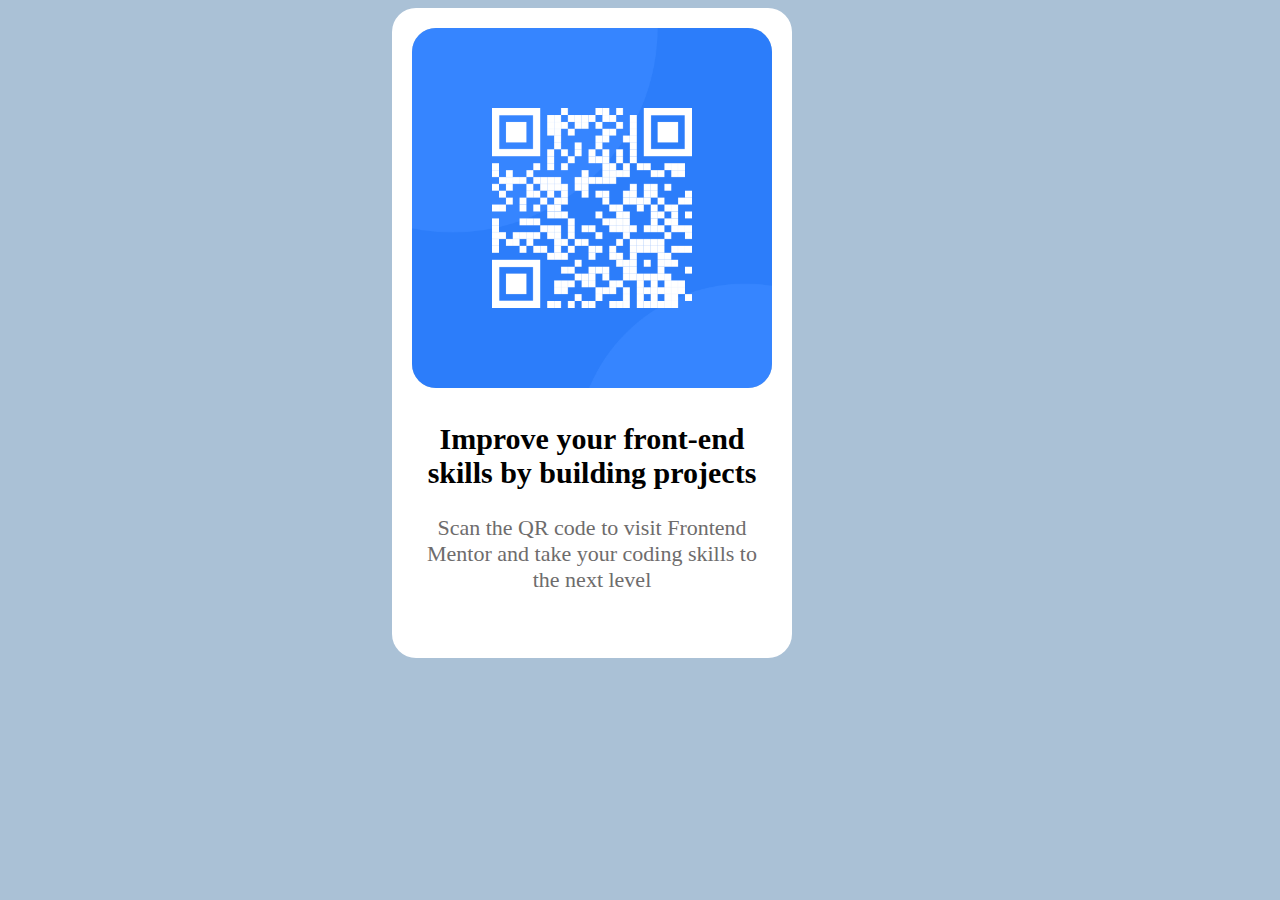
<file: task02/QR.kod.html>
<!DOCTYPE html>
<html lang="en">
<head>
    <meta charset="UTF-8">
    <meta http-equiv="X-UA-Compatible" content="IE=edge">
    <meta name="viewport" content="width=device-width, initial-scale=1.0">
    <title>QR.kod</title>
    <link rel="stylesheet" href="style.css">
</head>
<body>
    <img src="image-qr-code.png" alt="image-qr-code.png">
   <h1> Improve your front-end skills by building projects</h1>

   

 <p> Scan the QR code to visit Frontend Mentor and take your coding skills to the next level</p>
  
</body>
</html>
</file>
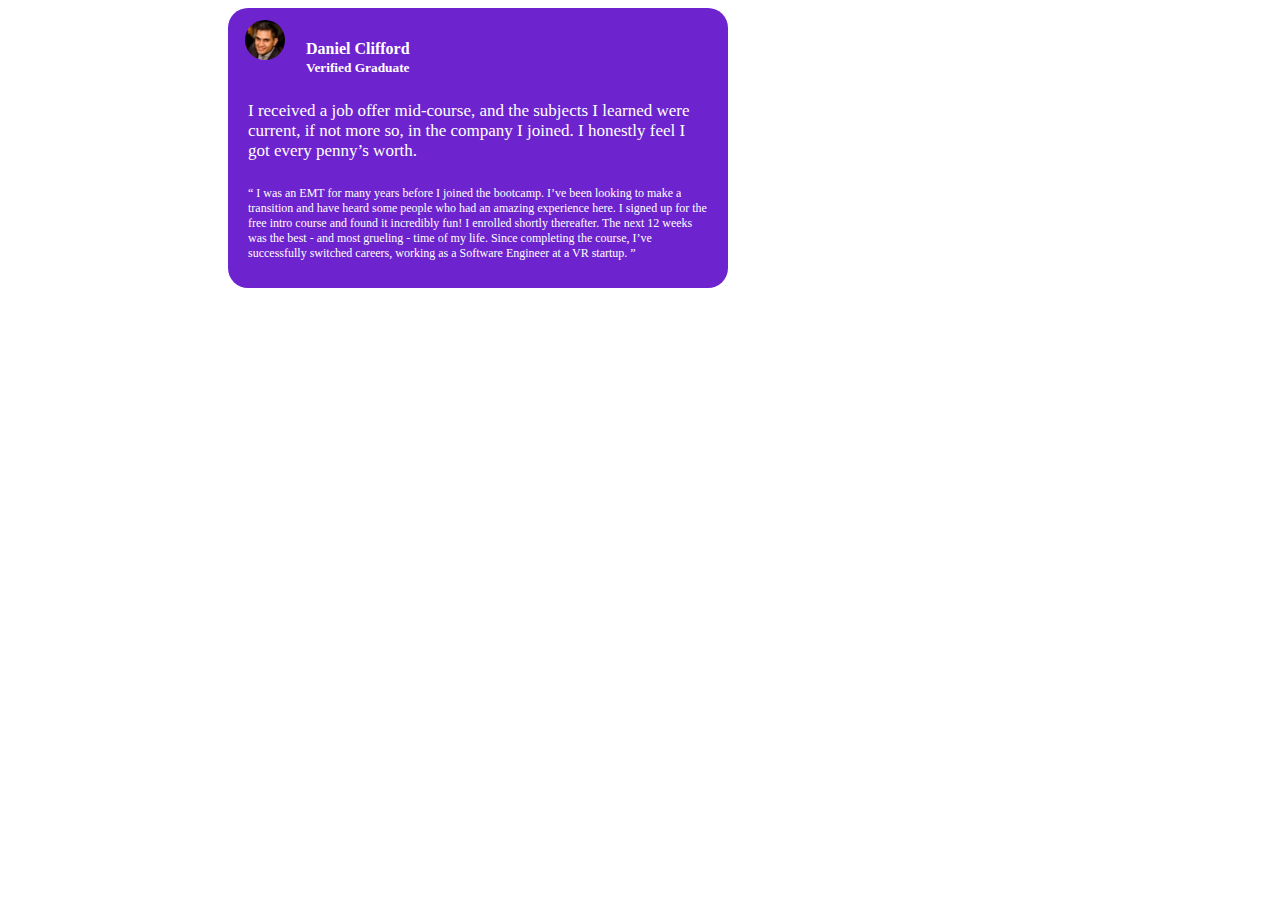
<file: task04/calass.html>
<!DOCTYPE html>
<html lang="en">
<head>
    <meta charset="UTF-8">
    <meta http-equiv="X-UA-Compatible" content="IE=edge">
    <meta name="viewport" content="width=device-width, initial-scale=1.0">
    <title>class</title>
</head>
<link rel="stylesheet" href="style.css">
<body>

    <section>
        <div class="daiel">

    <img src="./image-daniel.jpg" alt="/image-daniel.jpg">
    

<b>Daniel Clifford <br> <small> Verified Graduate</small></b>
            <p>

                I received a job offer mid-course, and the subjects I learned were current, if not more so, 
                in the company I joined. I honestly feel I got every penny’s worth.
              
            </p>
            <p class="nuhu">
             
                “ I was an EMT for many years before I joined the bootcamp. I’ve been looking to make a 
                transition and have heard some people who had an amazing experience here. I signed up 
                for the free intro course and found it incredibly fun! I enrolled shortly thereafter. 
                The next 12 weeks was the best - and most grueling - time of my life. Since completing 
                the course, I’ve successfully switched careers, working as a Software Engineer at a VR startup. ” 
            </p>
        </div>
    </section>
 
</body>
</html>
</file>
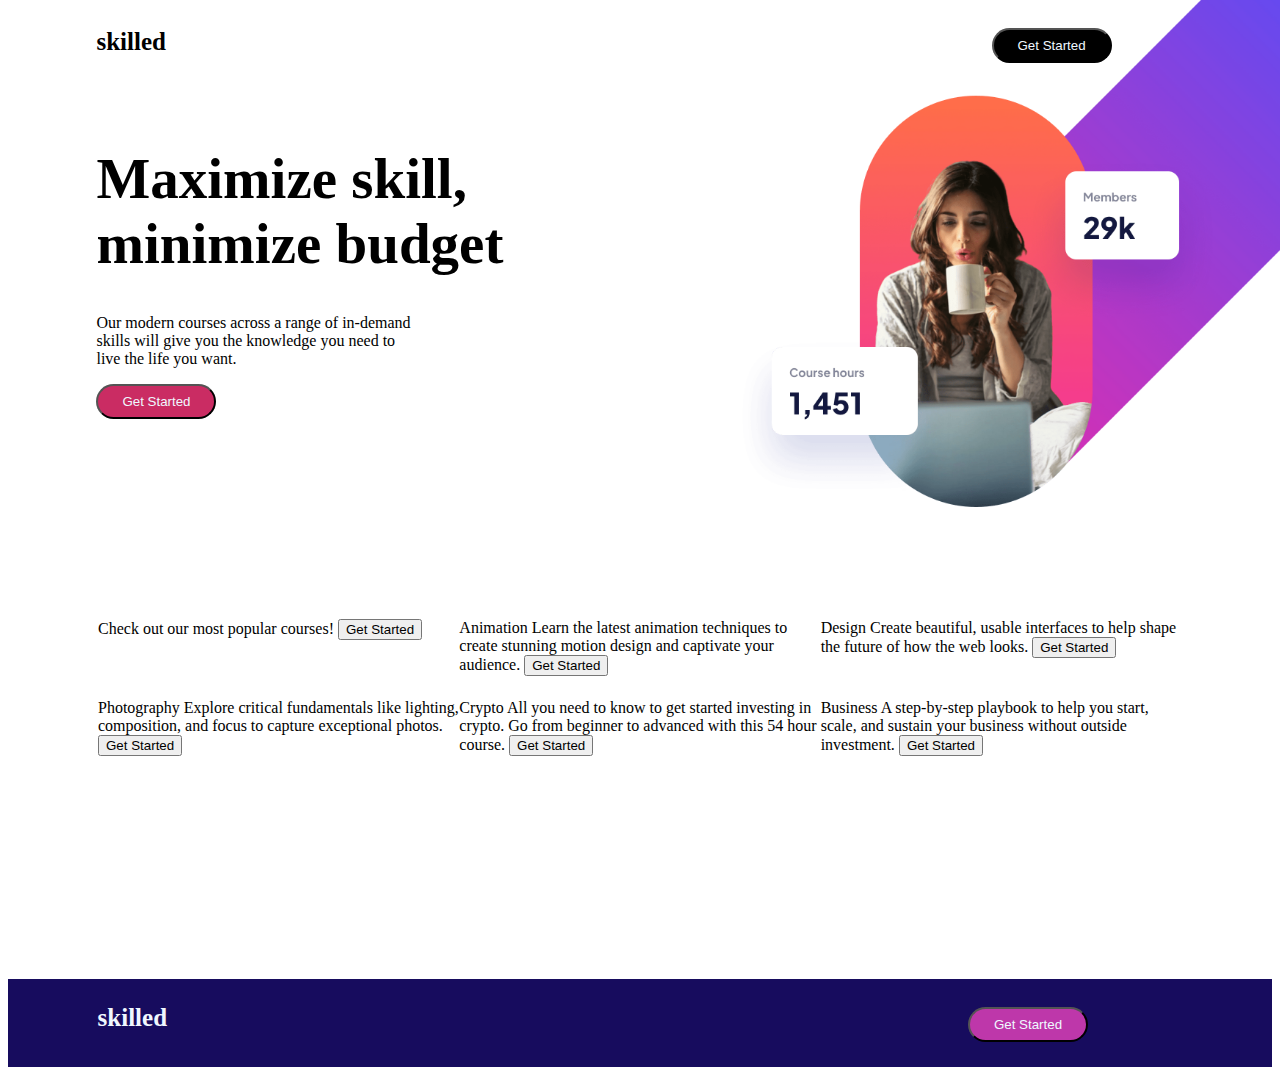
<file: task07/class.work.html>
<!DOCTYPE html>
<html lang="en">
<head>
    <meta charset="UTF-8">
    <meta http-equiv="X-UA-Compatible" content="IE=edge">
    <meta name="viewport" content="width=device-width, initial-scale=1.0">
    <title>nuhuala</title>
    <link rel="stylesheet" href="style.css">
</head>
<body>
    <header>
        <p><b>skilled</b></p>
        <button>Get Started</button>

    </header>
    <section>
<h1>Maximize skill, <br> minimize budget </h1>
<p>Our modern courses across a range of in-demand skills will give you the
    knowledge you need to live the life you want.
  </p>
  <button>Get Started</button>
  <img src="nuhukishi.png" alt="nuhukishi.png">
    </section>
    <section class="grid">
        <div class="box">Check out our most popular courses!
            <button> Get Started</button>
        </div>
<div class="box">
    Animation
    Learn the latest animation techniques to create stunning motion
    design and captivate your audience.
    <button> Get Started</button>
</div>
      <div class="box">
        Design
        Create beautiful, usable interfaces to help shape the future of
        how the web looks.
        <button> Get Started</button>
    </div>
    <div class="box">  
        Photography
        Explore critical fundamentals like lighting, composition, and focus
        to capture exceptional photos.
       <button> Get Started</button>
    </div>
      <div class="box">
        Crypto
        All you need to know to get started investing in crypto. Go from beginner
        to advanced with this 54 hour course.
        <button> Get Started</button>
    </div>
      
      <div class="box">Business
        A step-by-step playbook to help you start, scale, and sustain your business
        without outside investment.
        <button> Get Started</button>
      </div>
    </section>
    <footer>
        <p><b>skilled</b></p>
        <button>Get Started</button>
    </footer>
</body>
</html>
</file>
<file: task02/style.css>
* {
    background-color: rgb(170, 193, 214);
}
body {
    position:absolute ;
    background-color: white;
    height: 650px;
    width: 400px;
    border-radius: 24px;
    
    right:480px ;
}
 body > img {
    margin: 20px;
    height: 360px;
    width: 360px;
    border-radius: 24px;
}
body > h1{
    margin:  10px 30px;
    background-color: white;
    font-size: 30px;
    text-align: center;
    
}
body >p{
    margin:  25px 30px;
    background-color: white;
    font-size: 22px;
    text-align: center;
    color: #6e6c6c;
    
}
</file>
<file: task04/style.css>
.daiel {
    width: 500px;
    height: 280px;
background-color: rgb(109, 35, 206);
border-radius:20px ;
margin-left: 220px;
}
section>div>img{
    border-radius: 50%;
    width: 40px;
    height: 40px;
    font-weight: 35px;
    padding: 12px 17px;
}
.nm {

    font-weight: 20px;
}
section>div>p {
    font-size: 17px;
padding:  0px 20px;
margin: 25px 0px;
color: white;
}
.nuhu{
    font-size: 12px;
}
span {
   font-weight: 20px;
    color: white;
}
b{
   display: inline-block;
   color: white;
}
</file>
<file: task07/style.css>
*{
    box-sizing: border-box;
}
header {
    height: 100px;
    padding: 20px 0;

>p {
    display: inline;
    font-size: 25px;
    margin-left:7% ;
}
>button {
    border-radius: 40px;
    height: 35px; 
    width: 120px;
    margin-left: 65%;
    background-color: black;
    color: aliceblue;
}
}
section {

    >h1 {
        margin-left: 7%;
     font-size: 57px;
    }
    >p {
        margin-left: 7%;
      
        width: 25%;
    }
    >button {
        margin-left: 7%;
        border-radius: 40px;
        background-color: rgb(202, 44, 99);
        color: aliceblue;
        height: 35px; 
    width: 120px;
    }
    >img {
        position: absolute;
        width: 60%;
        top: -15%;
        right: -220px;
    }
}
.grid {
    display: grid;
    padding: 200px 90px;
    grid-template-columns:  1fr 1fr 1fr;
}
.box {
    background-color: white;
    height: 80px;
}
  footer {
    background-color: rgb(23, 12, 94);
    height: 88px;

    >p {
    position: absolute;
        display: inline;
        font-size: 25px;
        margin-left:7% ;
        color: aliceblue;

    }
    >button {
        position: absolute;
        border-radius: 40px;
        height: 35px; 
        width: 120px;
        margin-left: 75%;
        background-color: rgb(190, 55, 170);
        color: aliceblue;
        top: 1007px;
}
}
</file>
